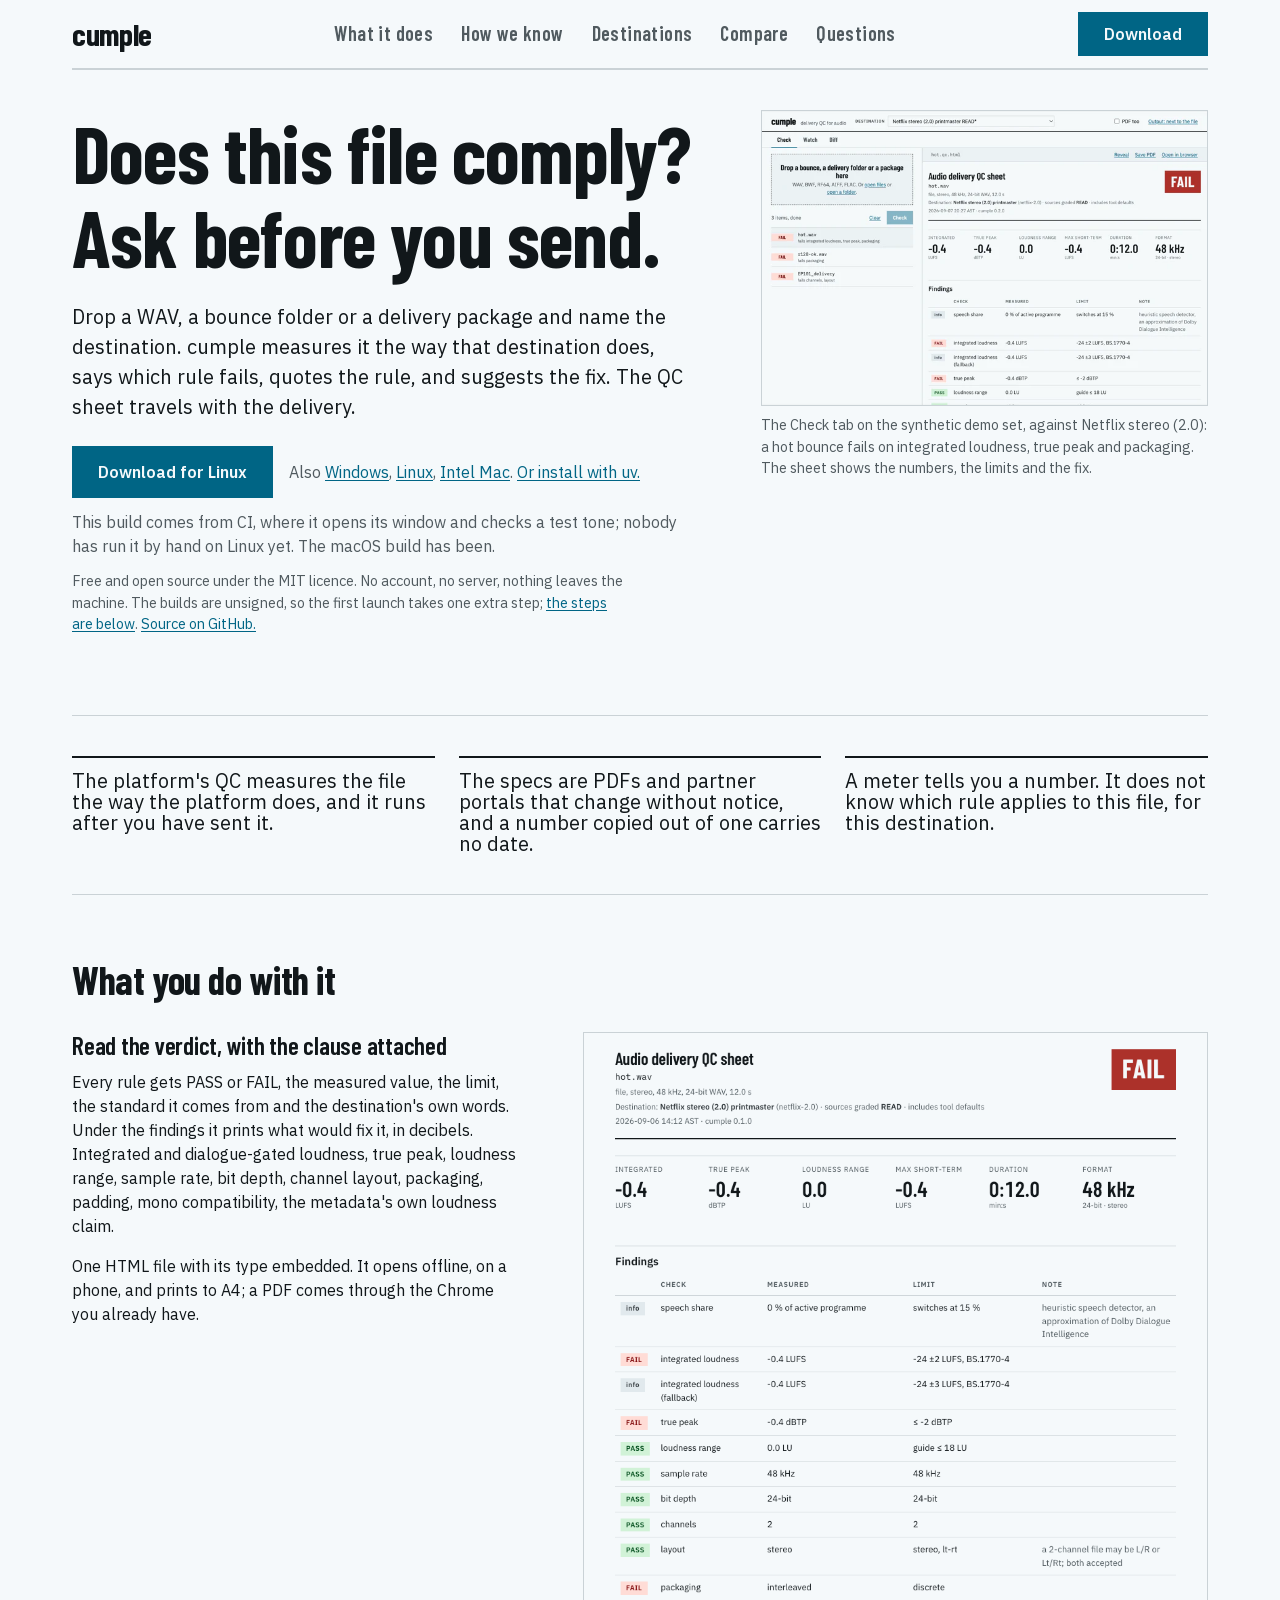
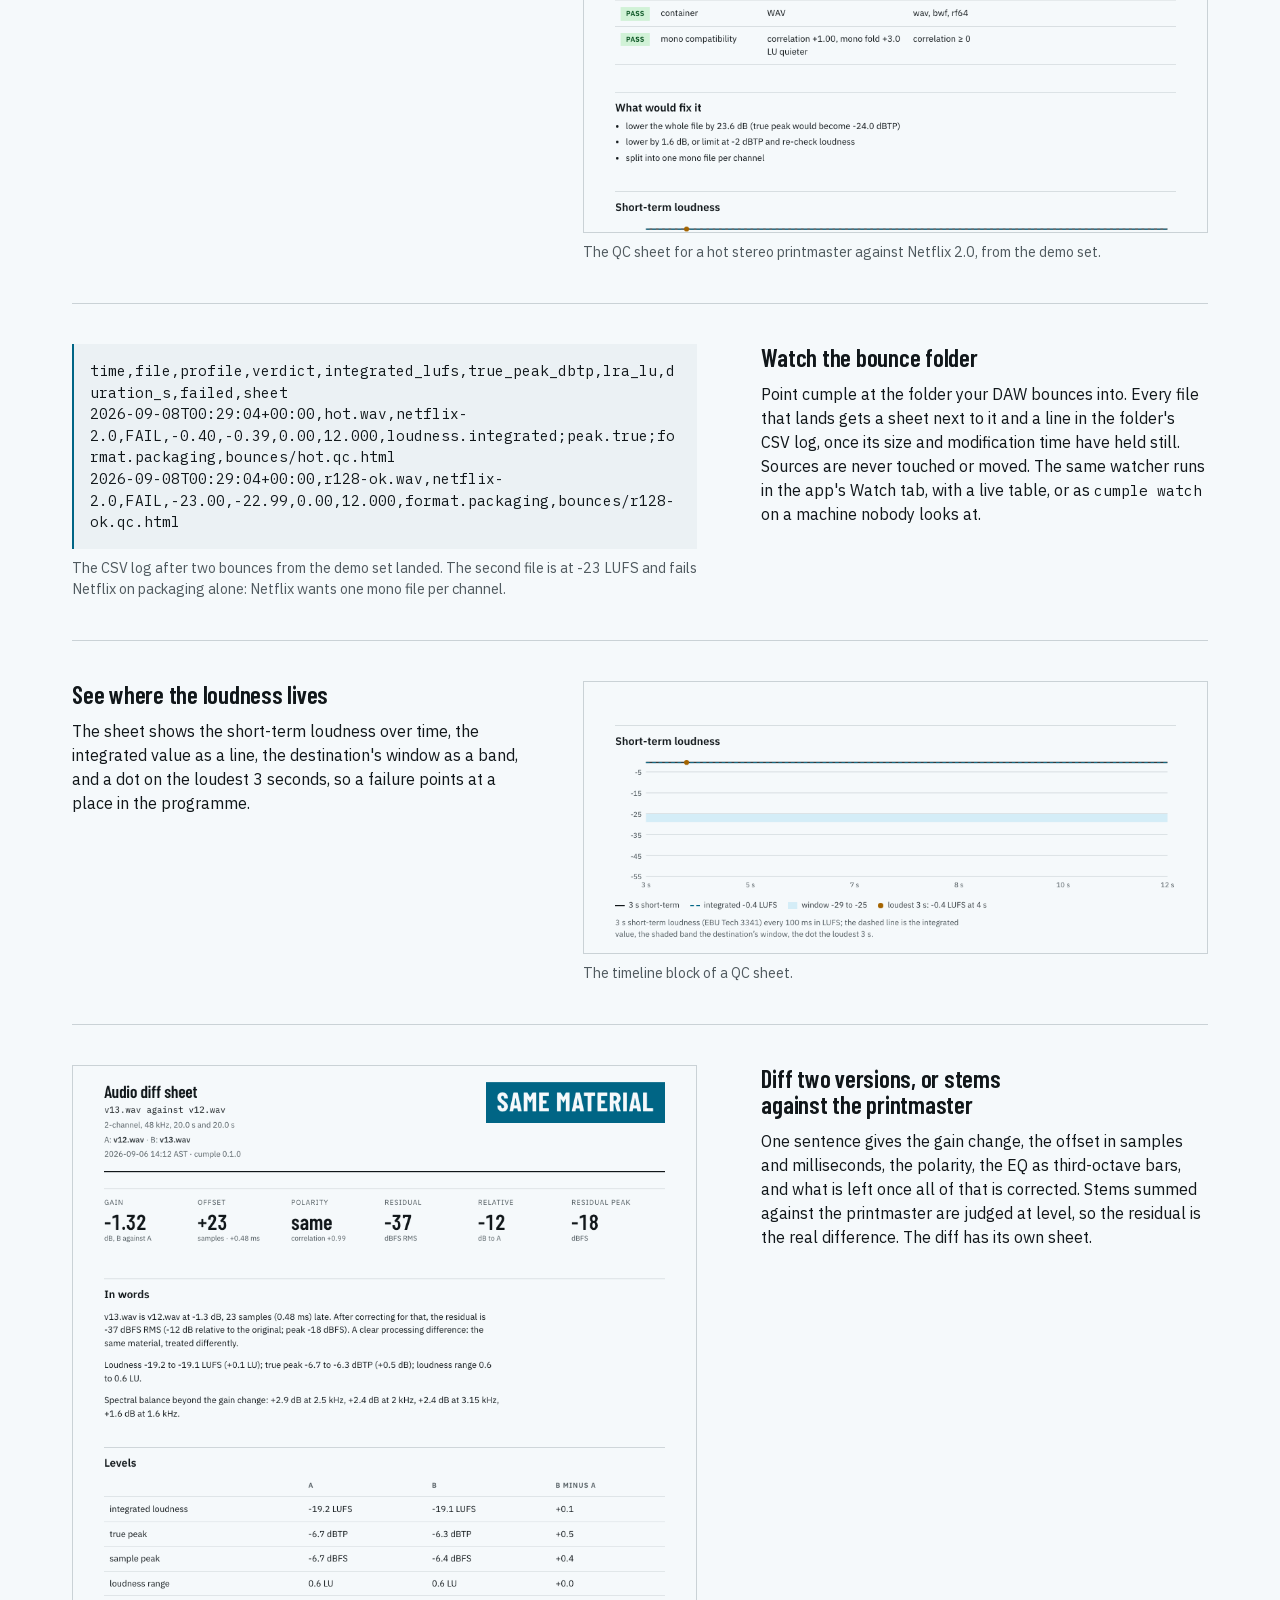
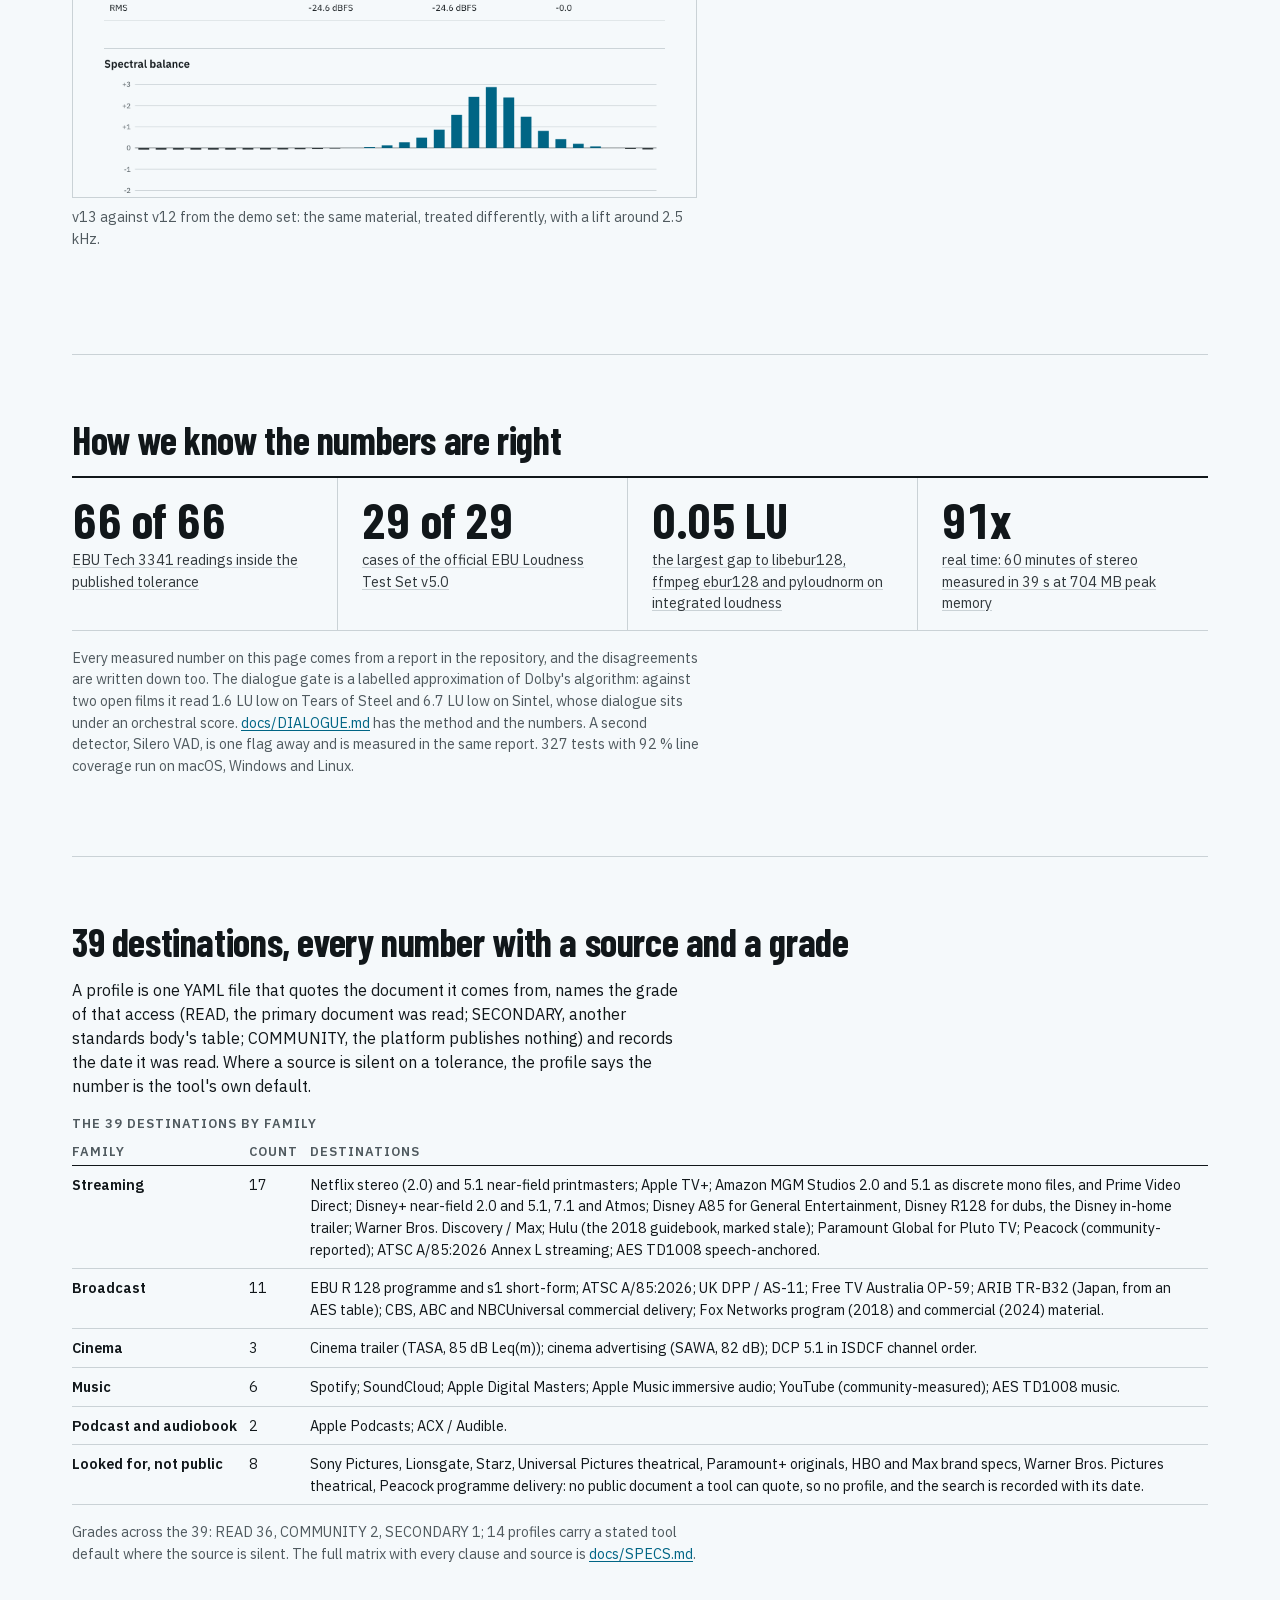
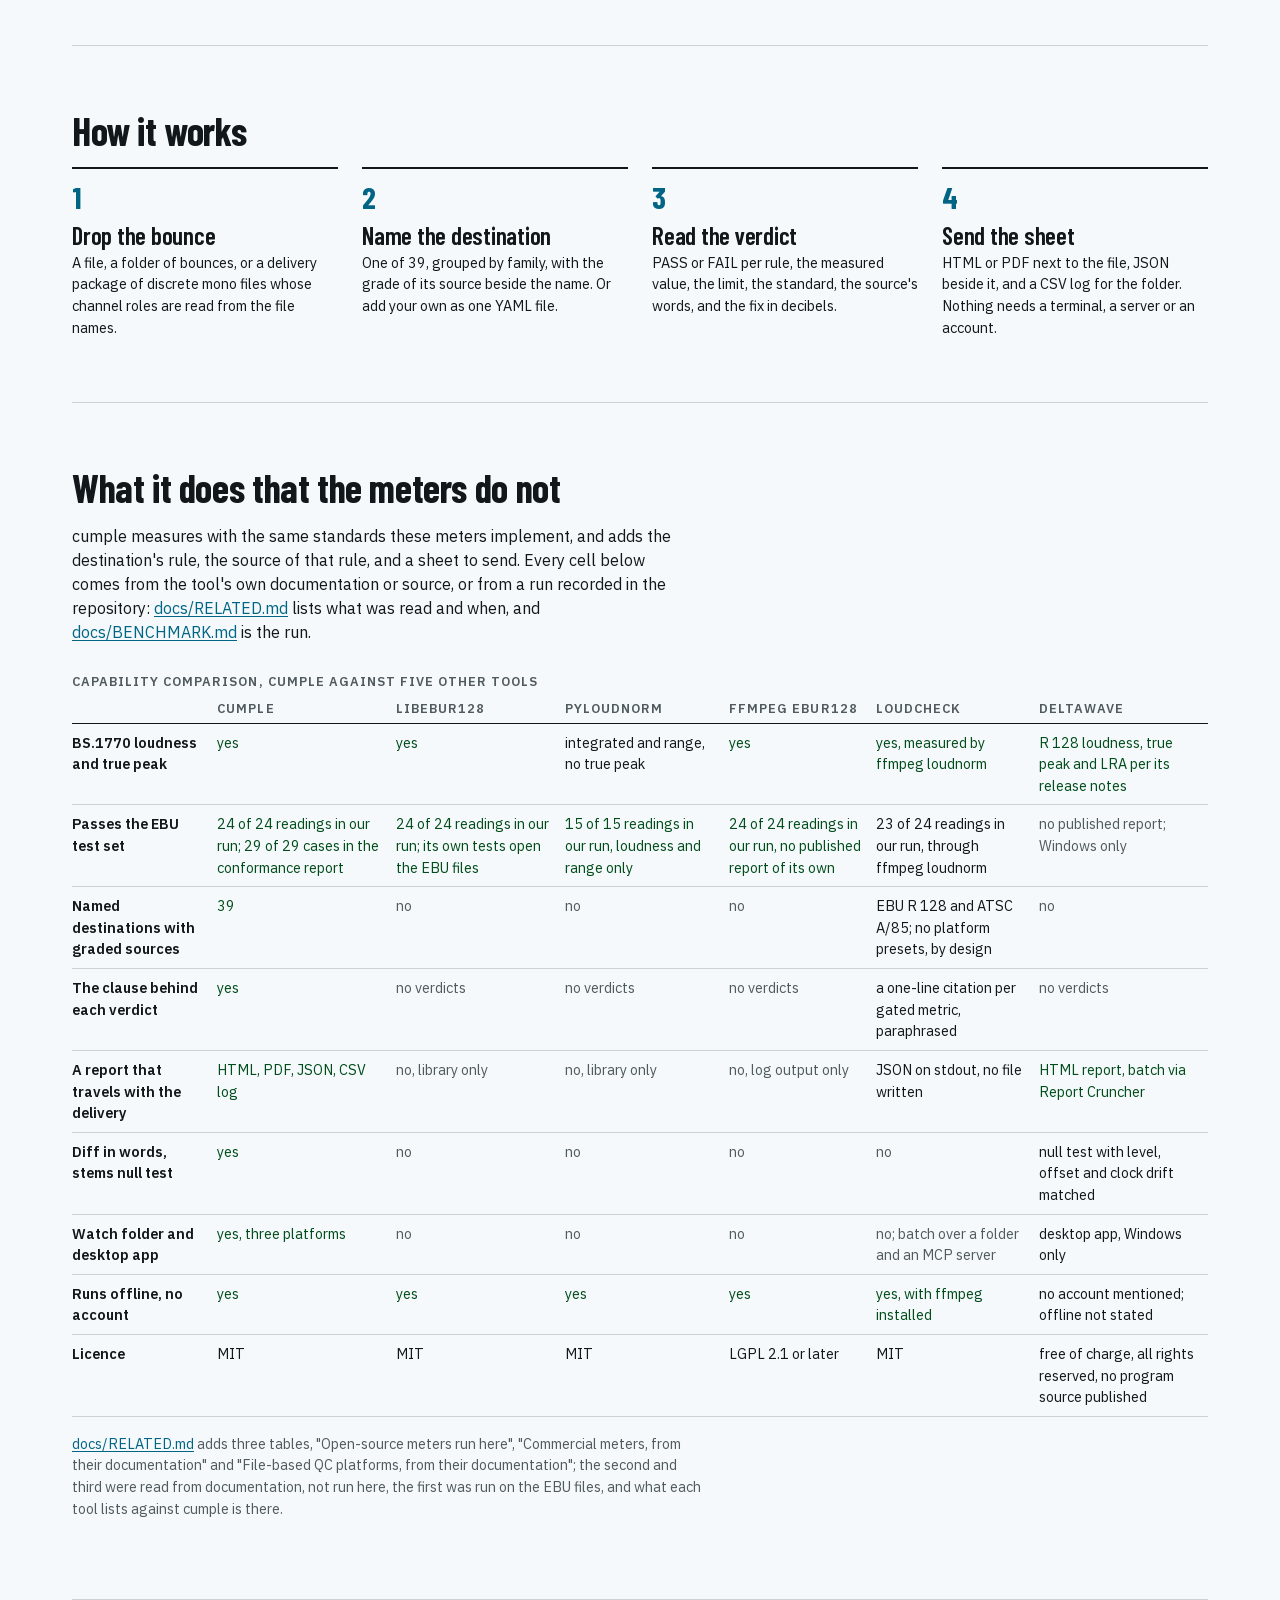
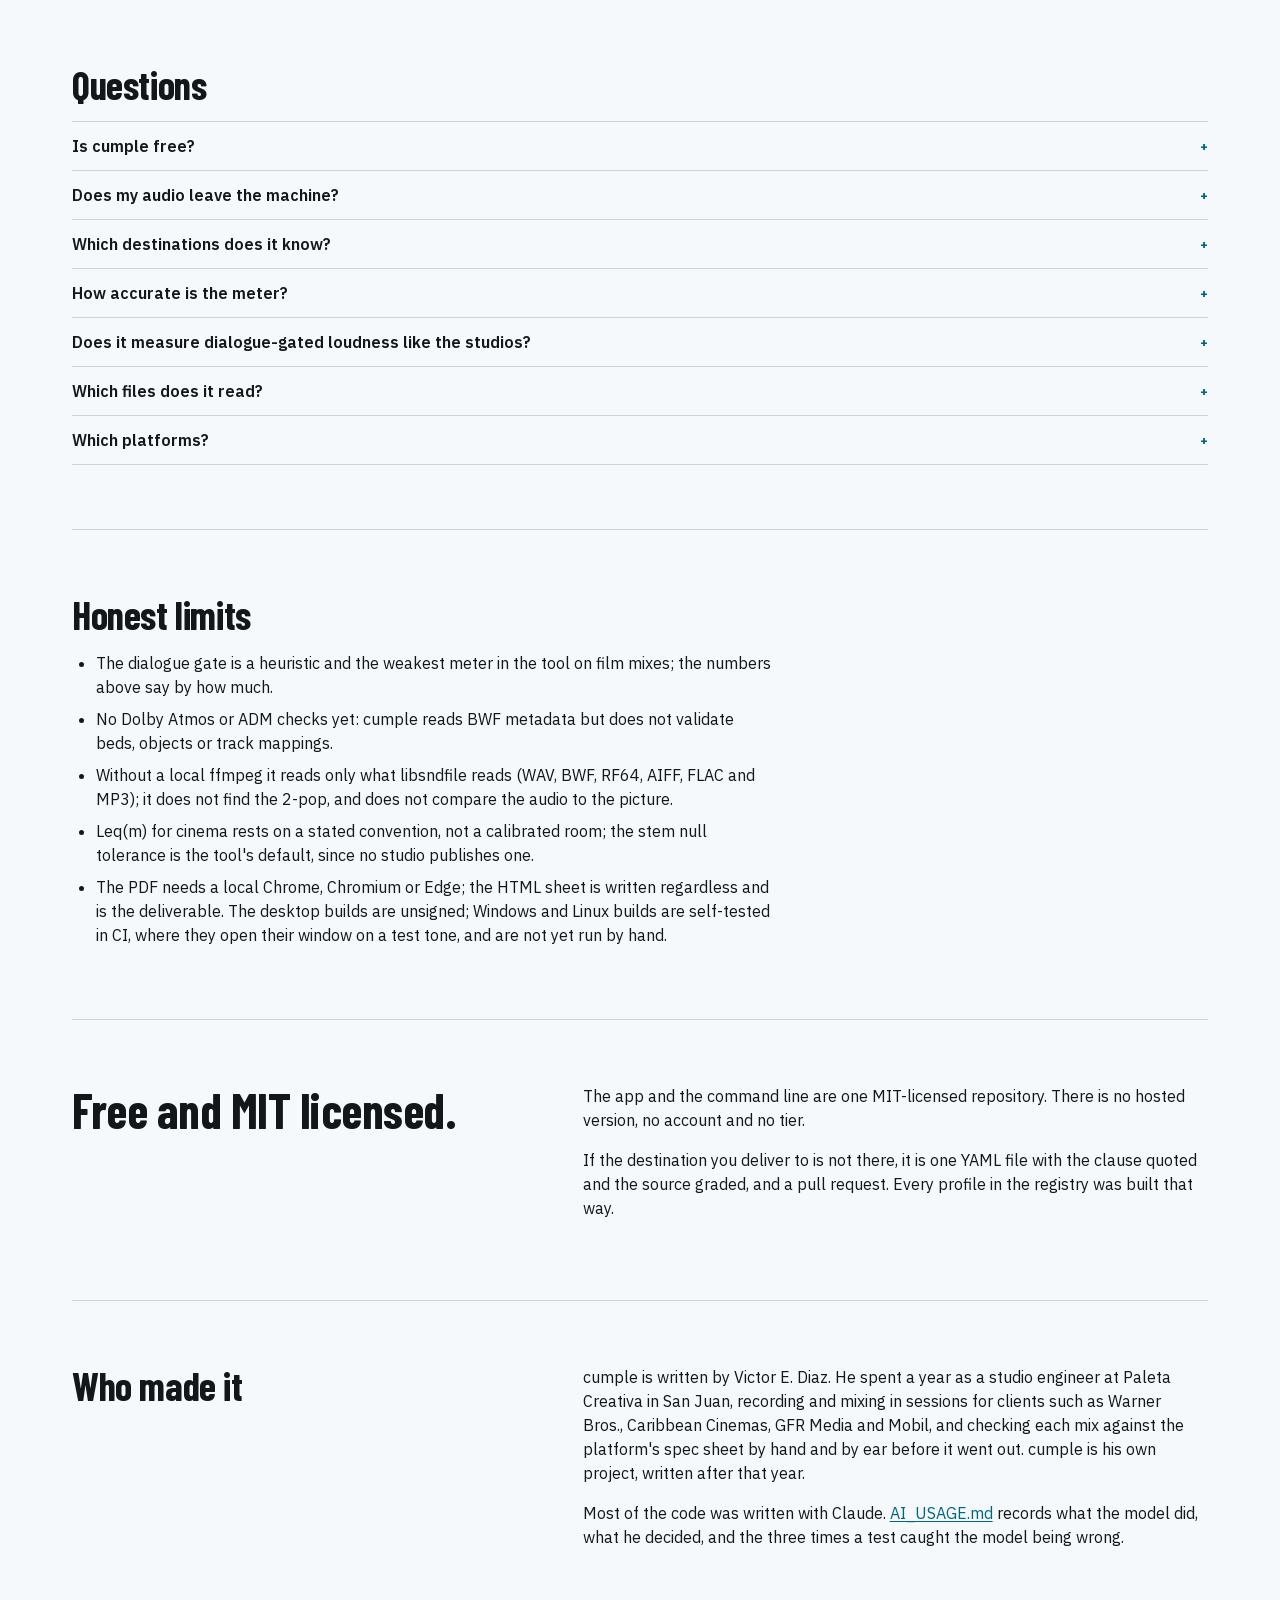
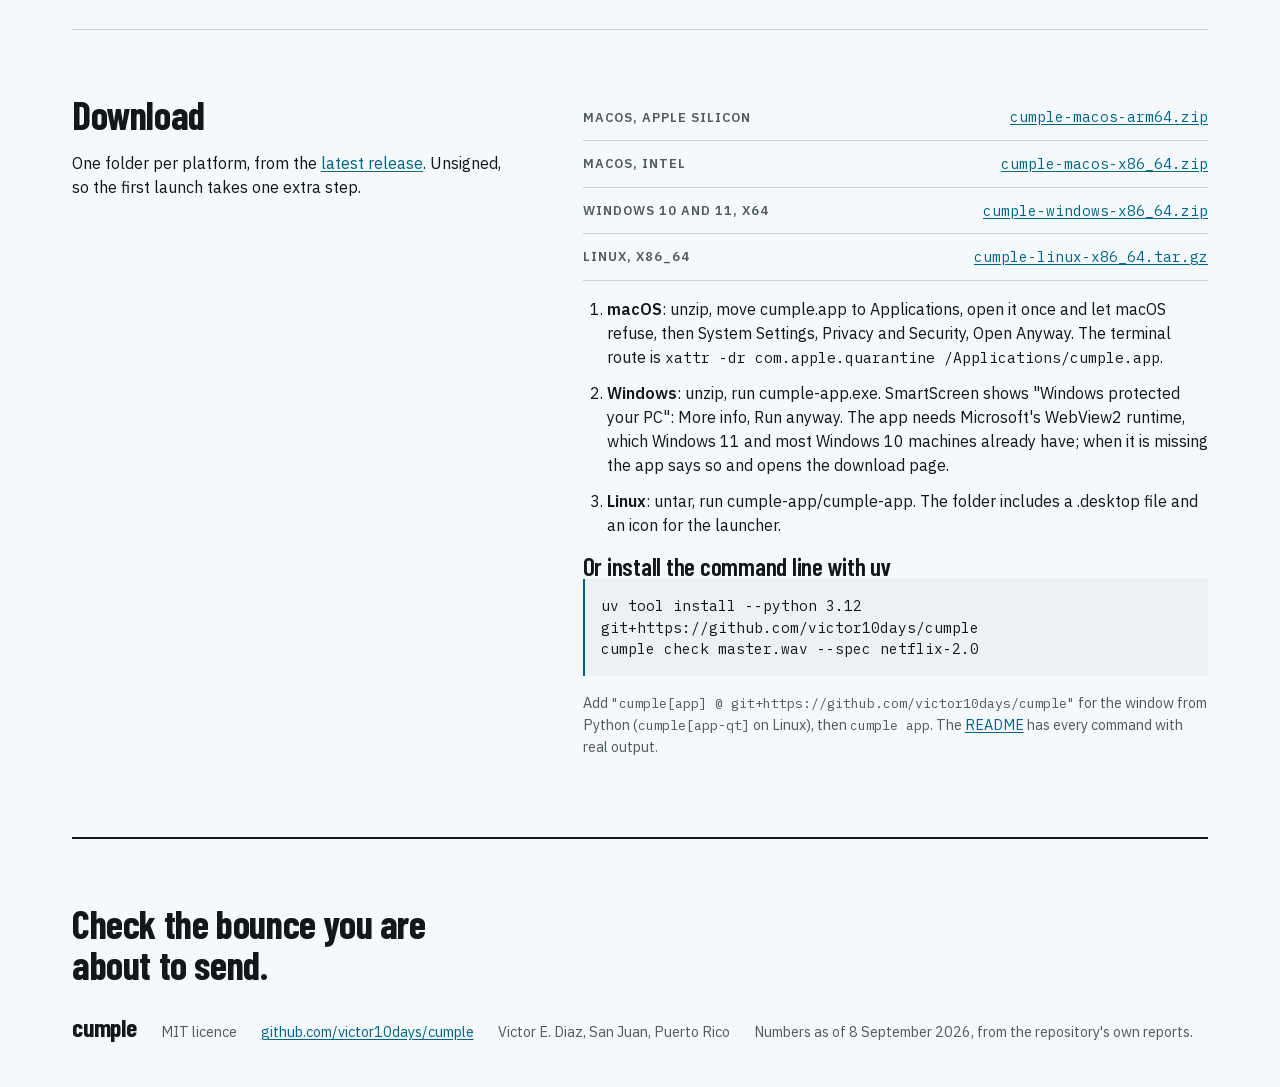
<file: site/index.html>
<!doctype html>
<html lang="en">
<head>
<meta charset="utf-8">
<meta name="viewport" content="width=device-width, initial-scale=1">
<title>cumple: delivery QC for audio</title>
<meta name="description" content="Delivery QC for audio: drop a bounce, name the destination, read the verdict with the clause attached. 39 destinations, a QC sheet, a watch folder, a diff.">
<link rel="canonical" href="https://cumple-uxa7.onrender.com/">
<meta property="og:type" content="website">
<meta property="og:site_name" content="cumple">
<meta property="og:locale" content="en">
<meta property="og:title" content="cumple: delivery QC for audio">
<meta property="og:description" content="Drop a bounce, name the destination, read the verdict with the clause attached. Free, MIT, for macOS, Windows and Linux.">
<meta property="og:url" content="https://cumple-uxa7.onrender.com/">
<meta property="og:image" content="https://cumple-uxa7.onrender.com/img/og-card.jpg">
<meta property="og:image:width" content="1200">
<meta property="og:image:height" content="630">
<meta property="og:image:alt" content="The cumple window with a QC sheet open, showing a FAIL stamp against Netflix stereo">
<meta name="twitter:card" content="summary_large_image">
<!-- theme-color is the sRGB of the paper token, oklch(98% 0.005 225); a meta tag cannot read a CSS variable. -->
<meta name="theme-color" content="#f5f9fb">
<link rel="icon" href="img/icon-32.png" type="image/png" sizes="32x32">
<link rel="icon" href="img/icon.png" type="image/png" sizes="512x512">
<link rel="apple-touch-icon" href="img/apple-touch-icon.png">
<link rel="stylesheet" href="tokens.css">
<link rel="preload" href="fonts/IBMPlexSans-Regular.woff2" as="font" type="font/woff2" crossorigin>
<link rel="preload" href="fonts/BarlowCondensed-Bold.woff2" as="font" type="font/woff2" crossorigin>
<style>
/* Hallmark · genre: modern-minimal · macrostructure: Workbench · theme: custom (cumple) · design-system: design.md
 * nav: N1b three-section (5 links · no dropdowns · always-solid, sticky · tabs in the app's rule-under treatment) · footer: Ft5 statement
 * enrichment: none (real screenshots) · contrast: pass (40-41) · honest: pass (46)
 * chrome: pass (47) · tokens: pass (48) · active: pass (26) · mobile: 320/375/414/768 · pre-emit critique: P4 H3 E4 S5 R3 V3 · 2026-09-10 */
@font-face { font-family: "Barlow Condensed"; font-weight: 600; font-style: normal; font-display: swap; src: url(fonts/BarlowCondensed-SemiBold.woff2) format("woff2"); }
@font-face { font-family: "Barlow Condensed"; font-weight: 700; font-style: normal; font-display: swap; src: url(fonts/BarlowCondensed-Bold.woff2) format("woff2"); }
@font-face { font-family: "IBM Plex Sans"; font-weight: 400; font-style: normal; font-display: swap; src: url(fonts/IBMPlexSans-Regular.woff2) format("woff2"); }
@font-face { font-family: "IBM Plex Sans"; font-weight: 600; font-style: normal; font-display: swap; src: url(fonts/IBMPlexSans-SemiBold.woff2) format("woff2"); }
@font-face { font-family: "IBM Plex Mono"; font-weight: 400; font-style: normal; font-display: swap; src: url(fonts/IBMPlexMono-Regular.woff2) format("woff2"); }

*, *::before, *::after { box-sizing: border-box; }
html { font-size: 16px; overflow-x: clip; scroll-behavior: smooth; }
body { margin: 0; overflow-x: clip; font-family: var(--font-body); font-size: var(--text-base); line-height: var(--lh-body); color: var(--color-ink); background: var(--color-paper); }
img { max-width: 100%; height: auto; display: block; }
a { color: var(--color-accent); text-decoration: underline; text-underline-offset: 2px; }
a:hover { color: var(--color-focus); }
a:active { color: var(--color-ink); }
:focus-visible { outline: 2px solid var(--color-focus); outline-offset: 2px; }
.skip { position: absolute; left: -9999px; top: 0; padding: var(--space-xs) var(--space-md); background: var(--color-paper); color: var(--color-accent); z-index: calc(var(--z-sticky) + 1); }
.skip:focus { left: 0; }
.vh { position: absolute; width: 1px; height: 1px; overflow: hidden; clip-path: inset(50%); white-space: nowrap; }
h1, h2, h3 { font-family: var(--font-display); font-weight: 700; font-style: normal; letter-spacing: -0.01em; line-height: var(--lh-tight); margin: 0; overflow-wrap: break-word; min-width: 0; text-wrap: balance; }
h1 { font-size: var(--text-display); }
h2 { font-size: var(--text-2xl); margin-bottom: var(--space-md); }
h3 { font-size: var(--text-lg); font-weight: 600; }
p { margin: 0 0 var(--space-md); max-width: 62ch; }
code, pre, .mono { font-family: var(--font-mono); font-size: 0.92em; }
code { overflow-wrap: anywhere; }
pre { margin: 0; padding: var(--space-md); background: var(--color-paper-2); border-left: var(--rule-thick) solid var(--color-accent); white-space: pre-wrap; overflow-wrap: anywhere; font-size: var(--text-sm); line-height: var(--lh-body); }
.wrap { --gutter: var(--space-lg); max-width: 74rem; margin: 0 auto; padding: 0 var(--gutter); }
section { padding: var(--space-2xl) 0; border-top: var(--rule-hair) solid var(--color-rule); }
section.tight { padding: var(--space-xl) 0; }
.lbl { font-weight: 600; font-size: var(--text-xs); letter-spacing: var(--track-label); text-transform: uppercase; color: var(--color-muted); }

/* The bar. --bar-h is its own height (one 44 px row, two below 56rem) so an anchor jump lands under it, not behind it. */
html { --bar-h: calc(44px + 2 * var(--space-sm) + var(--rule-hair)); scroll-padding-top: calc(var(--bar-h) + var(--space-md)); }
.nav { position: sticky; top: 0; z-index: var(--z-sticky); display: grid; grid-template-columns: auto minmax(0, 1fr) auto; grid-template-areas: "mark tabs btn"; align-items: center; column-gap: var(--space-lg); background: var(--color-paper); border-bottom: var(--rule-hair) solid var(--color-rule); }
.wordmark { font-family: var(--font-display); font-weight: 700; font-size: var(--text-xl); letter-spacing: -0.01em; color: var(--color-ink); text-decoration: none; }
.nav .wordmark { grid-area: mark; line-height: var(--lh-tight); margin: var(--space-sm) 0; }
.nav .btn { grid-area: btn; display: inline-flex; align-items: center; padding-top: 0; padding-bottom: 0; margin: var(--space-sm) 0; }
.tabs { grid-area: tabs; justify-self: center; align-self: stretch; max-width: 100%; display: flex; margin-bottom: calc(-1 * var(--rule-hair)); overflow-x: auto; scrollbar-width: none; }
.tabs::-webkit-scrollbar { display: none; }
.tabs ul { display: flex; gap: var(--space-2xs); margin: 0; padding: 0; list-style: none; }
.tabs li { display: flex; }
.tabs a { display: inline-flex; align-items: center; min-height: 44px; padding: 0 var(--space-sm); font-family: var(--font-display); font-weight: 600; font-size: var(--text-md); letter-spacing: 0.02em; line-height: var(--lh-tight); color: var(--color-muted); text-decoration: none; white-space: nowrap; border-bottom: var(--rule-thick) solid transparent; }
.tabs a:hover, .tabs a:active { color: var(--color-ink); }
.tabs a:focus-visible { outline-offset: -2px; }
.tabs a[aria-current] { color: var(--color-ink); border-bottom-color: var(--color-accent); }
.btn { display: inline-block; padding: var(--space-sm) var(--space-lg); min-height: 44px; border: var(--rule-thick) solid var(--color-accent); background: var(--color-accent); color: var(--color-accent-ink); font-weight: 600; text-decoration: none; white-space: nowrap; border-radius: var(--radius-none); }
.btn:hover { background: var(--color-focus); border-color: var(--color-focus); color: var(--color-accent-ink); }
.btn:active { background: var(--color-focus); border-color: var(--color-ink); color: var(--color-accent-ink); }

.hero { display: grid; grid-template-columns: minmax(0, 7fr) minmax(0, 5fr); gap: var(--space-2xl); align-items: start; padding: var(--space-xl) 0 var(--space-2xl); }
.hero h1 { margin-bottom: var(--space-lg); }
.lede { font-size: var(--text-md); max-width: 56ch; }
.cta { display: flex; flex-wrap: wrap; align-items: center; gap: var(--space-sm) var(--space-md); margin: var(--space-lg) 0 var(--space-sm); max-width: none; }
.also { color: var(--color-muted); }
.also a[href="#install"] { white-space: nowrap; }
.fine { color: var(--color-muted); font-size: var(--text-sm); }
figure { margin: 0; min-width: 0; }
.hero > *, .feature > *, .free > *, .two > * { min-width: 0; }
figure img { border: var(--rule-hair) solid var(--color-rule); }
figcaption { margin-top: var(--space-xs); color: var(--color-muted); font-size: var(--text-sm); }

.problems { list-style: none; margin: 0; padding: 0; display: grid; grid-template-columns: repeat(3, minmax(0, 1fr)); gap: var(--space-lg); }
.problems li { border-top: var(--rule-thick) solid var(--color-ink); padding-top: var(--space-sm); font-size: var(--text-md); line-height: var(--lh-tight); }

.feature { display: grid; grid-template-columns: minmax(0, 5fr) minmax(0, 7fr); gap: var(--space-2xl); align-items: start; padding: var(--space-xl) 0; border-top: var(--rule-hair) solid var(--color-rule); }
.feature.flip { grid-template-columns: minmax(0, 7fr) minmax(0, 5fr); }
.feature.flip .text { order: 2; }
.feature h3 { margin-bottom: var(--space-sm); }
.features > .feature:first-of-type { border-top: 0; padding-top: var(--space-md); }

/* The column gap sits outside each cell's right rule, so a figure keeps the same air on both sides of the divider it stands next to. */
.strip { display: grid; grid-template-columns: repeat(auto-fit, minmax(10rem, 1fr)); column-gap: var(--space-lg); border-top: var(--rule-thick) solid var(--color-ink); border-bottom: var(--rule-hair) solid var(--color-rule); }
.strip > div { padding: var(--space-md) var(--space-lg) var(--space-md) 0; border-right: var(--rule-hair) solid var(--color-rule); }
.strip > div:last-child { border-right: 0; }
.strip .big { display: block; font-family: var(--font-display); font-weight: 700; font-size: var(--text-3xl); line-height: var(--lh-tight); letter-spacing: -0.01em; font-variant-numeric: tabular-nums; overflow-wrap: break-word; min-width: 0; }
.strip .what { display: block; margin-top: var(--space-2xs); font-size: var(--text-sm); color: var(--color-ink-2); }
.strip a { color: inherit; text-decoration: none; }
.strip a .what { text-decoration: underline; text-underline-offset: 2px; text-decoration-color: var(--color-rule); }
.strip a:hover .big { color: var(--color-accent); }
.strip a:hover .what { text-decoration-color: var(--color-accent); }
.note { color: var(--color-muted); font-size: var(--text-sm); margin-top: var(--space-md); max-width: 70ch; }

table { width: 100%; border-collapse: collapse; margin-top: var(--space-sm); font-size: var(--text-sm); }
table caption { text-align: left; padding-bottom: var(--space-2xs); }
th { text-align: left; font-weight: 600; font-size: var(--text-xs); letter-spacing: var(--track-label); text-transform: uppercase; color: var(--color-muted); border-bottom: var(--rule-hair) solid var(--color-ink); padding: var(--space-2xs) var(--space-sm) var(--space-2xs) 0; vertical-align: bottom; }
td { border-bottom: var(--rule-hair) solid var(--color-rule); padding: var(--space-xs) var(--space-sm) var(--space-xs) 0; vertical-align: top; overflow-wrap: anywhere; }
td.num { font-family: var(--font-mono); font-variant-numeric: tabular-nums; white-space: nowrap; }
td.fam { font-weight: 600; white-space: nowrap; }
table.compare th[scope="row"] { font-weight: 600; font-size: var(--text-sm); letter-spacing: normal; text-transform: none; color: var(--color-ink); border-bottom: var(--rule-hair) solid var(--color-rule); padding: var(--space-xs) var(--space-sm) var(--space-xs) 0; vertical-align: top; text-align: left; }
table.compare td.yes { color: var(--color-pass-ink); }
table.compare td.no { color: var(--color-muted); }
.scroll { overflow-x: auto; }
.scroll td, .scroll th { overflow-wrap: normal; }

.steps { list-style: none; margin: 0; padding: 0; display: grid; grid-template-columns: repeat(4, minmax(0, 1fr)); gap: var(--space-lg); counter-reset: step; }
.steps li { border-top: var(--rule-thick) solid var(--color-ink); padding-top: var(--space-sm); }
.steps li::before { counter-increment: step; content: counter(step); display: block; font-family: var(--font-display); font-weight: 700; font-size: var(--text-xl); line-height: var(--lh-tight); color: var(--color-accent); margin-bottom: var(--space-xs); }
.steps h3 { margin-bottom: var(--space-2xs); }
.steps p { font-size: var(--text-sm); margin: 0; }

.faq details { border-top: var(--rule-hair) solid var(--color-rule); }
.faq details:last-child { border-bottom: var(--rule-hair) solid var(--color-rule); }
.faq summary { cursor: pointer; font-weight: 600; list-style: none; display: flex; align-items: center; justify-content: space-between; gap: var(--space-md); padding: var(--space-sm) 0; }
.faq summary::-webkit-details-marker { display: none; }
.faq summary::after { content: "+" / ""; font-family: var(--font-display); font-weight: 600; color: var(--color-accent); flex: 0 0 auto; }
.faq details[open] summary::after { content: "\2212" / ""; }
.faq details p { margin: 0 0 var(--space-sm); }

.limits { margin: 0; padding-left: var(--space-lg); max-width: 70ch; }
.limits li { margin-bottom: var(--space-xs); }
.free { display: grid; grid-template-columns: 5fr 7fr; gap: var(--space-2xl); align-items: start; }
.free h2 { font-size: var(--text-3xl); }
.two { display: grid; grid-template-columns: 5fr 7fr; gap: var(--space-2xl); align-items: start; }
.dl { list-style: none; margin: 0 0 var(--space-md); padding: 0; }
.dl li { border-bottom: var(--rule-hair) solid var(--color-rule); display: flex; align-items: center; justify-content: space-between; gap: var(--space-md); flex-wrap: wrap; }
.dl a { font-family: var(--font-mono); font-size: var(--text-sm); padding: var(--space-sm) 0; overflow-wrap: anywhere; }
.dl .lbl { align-self: center; }
.firstrun { padding-left: var(--space-lg); }
.firstrun li { margin-bottom: var(--space-sm); }

.foot { border-top: var(--rule-thick) solid var(--color-ink); padding: var(--space-2xl) 0 var(--space-xl); }
.statement { font-family: var(--font-display); font-weight: 700; font-size: var(--text-2xl); line-height: var(--lh-tight); letter-spacing: -0.01em; margin-bottom: var(--space-lg); max-width: 24ch; overflow-wrap: break-word; min-width: 0; }
.foot-row { display: flex; flex-wrap: wrap; gap: var(--space-md) var(--space-lg); align-items: baseline; color: var(--color-muted); font-size: var(--text-sm); }
.foot-row .wordmark { font-size: var(--text-lg); }

@media (max-width: 56rem) {
  html { --bar-h: calc(2 * 44px + 2 * var(--space-xs) + var(--rule-hair)); }
  .nav { grid-template-columns: minmax(0, 1fr) auto; grid-template-areas: "mark btn" "tabs tabs"; margin: 0 calc(-1 * var(--gutter)); padding: 0 var(--gutter); }
  .nav .wordmark, .nav .btn { margin: var(--space-xs) 0; }
  .tabs { justify-self: stretch; max-width: none; margin-left: calc(-1 * var(--gutter)); margin-right: calc(-1 * var(--gutter)); padding: 0 var(--gutter) 0 calc(var(--gutter) - var(--space-sm)); scroll-padding-inline: var(--gutter); }
  .hero, .feature, .feature.flip, .free, .two { grid-template-columns: minmax(0, 1fr); gap: var(--space-lg); }
  .feature.flip .text { order: 0; }
  .problems, .steps { grid-template-columns: minmax(0, 1fr); }
  .scroll table { width: max-content; min-width: 100%; }
  section { padding: var(--space-xl) 0; }
}
@media (max-width: 40rem) {
  .wrap { --gutter: var(--space-md); }
  .strip { grid-template-columns: repeat(2, minmax(0, 1fr)); column-gap: var(--space-md); }
  .strip > div { padding-right: var(--space-md); }
  .strip > div:nth-child(2n) { border-right: 0; }
  .strip .big { font-size: var(--text-2xl); }
  .scroll table caption { max-width: calc(100vw - 2rem); }
  table.stack thead { display: none; }
  table.stack tr { display: block; padding: var(--space-xs) 0; border-bottom: var(--rule-hair) solid var(--color-rule); }
  table.stack td { display: block; border: 0; padding: var(--space-3xs) 0; }
  table.stack td[data-h]::before { content: attr(data-h); display: block; font-size: var(--text-xs); letter-spacing: var(--track-label); text-transform: uppercase; color: var(--color-muted); }
}
@media (prefers-reduced-motion: reduce) { html { scroll-behavior: auto; } }
</style>
<script type="application/ld+json">
{
  "@context": "https://schema.org",
  "@type": "SoftwareApplication",
  "name": "cumple",
  "description": "Delivery QC for audio: drop a bounce, name the destination, read the verdict with the clause attached. 39 destinations, a QC sheet, a watch folder, a diff.",
  "applicationCategory": "MultimediaApplication",
  "operatingSystem": ["macOS", "Windows", "Linux"],
  "softwareVersion": "0.2.1",
  "dateModified": "2026-09-08",
  "url": "https://cumple-uxa7.onrender.com/",
  "sameAs": "https://github.com/victor10days/cumple",
  "downloadUrl": "https://github.com/victor10days/cumple/releases/latest",
  "image": "https://cumple-uxa7.onrender.com/img/og-card.jpg",
  "screenshot": "https://cumple-uxa7.onrender.com/img/app-window.png",
  "license": "https://opensource.org/license/mit",
  "isAccessibleForFree": true,
  "offers": { "@type": "Offer", "price": "0", "priceCurrency": "USD", "availability": "https://schema.org/InStock", "url": "https://github.com/victor10days/cumple/releases/latest" },
  "author": { "@type": "Person", "name": "Victor E. Diaz", "url": "https://github.com/victor10days" },
  "featureList": [
    "Measures loudness, true peak and format against 39 named destinations with graded, quoted sources",
    "Writes a one-page QC sheet that travels with the delivery",
    "Watches a bounce folder and checks every file that lands",
    "Diffs two versions in words and null-tests stems against the printmaster"
  ]
}
</script>
<script type="application/ld+json">
{
  "@context": "https://schema.org",
  "@type": "FAQPage",
  "mainEntity": [
    { "@type": "Question", "name": "Is cumple free?", "acceptedAnswer": { "@type": "Answer", "text": "Yes. MIT licence, no account, no server, no tier. The app and the command line are the same code, in one repository." } },
    { "@type": "Question", "name": "Does my audio leave the machine?", "acceptedAnswer": { "@type": "Answer", "text": "No. Nothing is uploaded. The only external programs cumple runs are already on the machine: Chrome, Chromium or Edge to print a PDF, and ffmpeg and ffprobe, when they are installed, to decode a compressed delivery." } },
    { "@type": "Question", "name": "Which destinations does it know?", "acceptedAnswer": { "@type": "Answer", "text": "39, each with the grade of its source and the date the source was read. A destination you add is one YAML file in your config folder, and a pull request if you want everyone to have it." } },
    { "@type": "Question", "name": "How accurate is the meter?", "acceptedAnswer": { "@type": "Answer", "text": "All 29 cases of the official EBU Loudness Test Set pass, with 66 of 66 Tech 3341 readings inside the published tolerance, and integrated loudness lands within 0.05 LU of libebur128, ffmpeg and pyloudnorm on the same files. The reports are in the repository and a script regenerates them." } },
    { "@type": "Question", "name": "Does it measure dialogue-gated loudness like the studios?", "acceptedAnswer": { "@type": "Answer", "text": "Approximately. Netflix, Amazon and Disney gate on dialogue with a Dolby algorithm nobody outside Dolby can run. cumple uses a heuristic speech detector, labelled as such on every sheet, that read 1.6 and 6.7 LU low on two open films; the full-programme value is always shown beside it, and Netflix's own fallback rule is applied before anything is flagged." } },
    { "@type": "Question", "name": "Which files does it read?", "acceptedAnswer": { "@type": "Answer", "text": "WAV, BWF, RF64, AIFF, FLAC and MP3, mono to 7.1 and packages of discrete mono files. With a local ffmpeg it also decodes AAC, AC-3 and E-AC-3 and the audio of MXF, MOV and MP4 files that carry one audio stream, and the report names the decoder; diff and fix still need PCM files. No Dolby Atmos or ADM checks yet." } },
    { "@type": "Question", "name": "Which platforms?", "acceptedAnswer": { "@type": "Answer", "text": "macOS on Apple silicon and Intel, Windows 10 and 11 on x64, Linux on x86_64. The builds come from CI and are unsigned; the macOS build is the one exercised by hand so far, and the Windows and Linux builds open their window and check a test tone in CI. Any machine with Python 3.12 can install the command line with uv." } }
  ]
}
</script>
</head>
<body>
<a class="skip" href="#main">Skip to content</a>
<div class="wrap">

<header class="nav" id="top">
  <a class="wordmark" href="#main">cumple</a>
  <nav class="tabs" aria-label="Sections">
    <ul>
      <li><a href="#features">What it does</a></li>
      <li><a href="#proof">How we know</a></li>
      <li><a href="#destinations">Destinations</a></li>
      <li><a href="#compare">Compare</a></li>
      <li><a href="#questions">Questions</a></li>
    </ul>
  </nav>
  <a class="btn" href="#download">Download</a>
</header>

<main id="main">

<section class="hero" aria-labelledby="hero-title">
  <div class="hero-text">
    <h1 id="hero-title">Does this file comply? Ask before you send.</h1>
    <p class="lede">Drop a WAV, a bounce folder or a delivery package and name the destination. cumple measures it the way that destination does, says which rule fails, quotes the rule, and suggests the fix. The QC sheet travels with the delivery.</p>
    <p class="cta">
      <a id="dl" class="btn" href="https://github.com/victor10days/cumple/releases/latest/download/cumple-macos-arm64.zip">Download for macOS</a>
      <span class="also">Also <a href="https://github.com/victor10days/cumple/releases/latest/download/cumple-windows-x86_64.zip">Windows</a>, <a href="https://github.com/victor10days/cumple/releases/latest/download/cumple-linux-x86_64.tar.gz">Linux</a>, <a href="https://github.com/victor10days/cumple/releases/latest/download/cumple-macos-x86_64.zip">Intel Mac</a>. <a href="#install">Or install with uv.</a></span>
    </p>
    <p class="fine">Free and open source under the MIT licence. No account, no server, nothing leaves the machine. The builds are unsigned, so the first launch takes one extra step; <a href="#download">the steps are below</a>. <a href="https://github.com/victor10days/cumple">Source on GitHub.</a></p>
  </div>
  <figure class="hero-fig">
    <picture>
      <source type="image/webp" srcset="img/app-window-720.webp 720w, img/app-window-1180.webp 1180w, img/app-window.webp 2360w" sizes="(min-width: 74rem) 447px, (min-width: 56rem) 33vw, calc(100vw - 3rem)">
      <img src="img/app-window.png" width="2360" height="1560" fetchpriority="high" decoding="async" alt="The cumple window: the Check tab with three queued items, two bounces and a delivery package, each with its verdict, and the QC sheet open on the right with a FAIL stamp">
    </picture>
    <figcaption>The Check tab on the synthetic demo set, against Netflix stereo (2.0): a hot bounce fails on integrated loudness, true peak and packaging. The sheet shows the numbers, the limits and the fix.</figcaption>
  </figure>
</section>

<section class="tight">
  <ul class="problems">
    <li>The platform's QC measures the file the way the platform does, and it runs after you have sent it.</li>
    <li>The specs are PDFs and partner portals that change without notice, and a number copied out of one carries no date.</li>
    <li>A meter tells you a number. It does not know which rule applies to this file, for this destination.</li>
  </ul>
</section>

<section class="features" aria-labelledby="features">
  <h2 id="features">What you do with it</h2>

  <div class="feature">
    <div class="text">
      <h3>Read the verdict, with the clause attached</h3>
      <p>Every rule gets PASS or FAIL, the measured value, the limit, the standard it comes from and the destination's own words. Under the findings it prints what would fix it, in decibels. Integrated and dialogue-gated loudness, true peak, loudness range, sample rate, bit depth, channel layout, packaging, padding, mono compatibility, the metadata's own loudness claim.</p>
      <p>One HTML file with its type embedded. It opens offline, on a phone, and prints to A4; a PDF comes through the Chrome you already have.</p>
    </div>
    <figure>
      <picture>
        <source type="image/webp" srcset="img/qc-sheet.webp">
        <img src="img/qc-sheet.png" width="920" height="1180" loading="lazy" decoding="async" alt="A cumple QC sheet: a stereo printmaster failing Netflix on integrated loudness and true peak, with the measured values, the limits and what would fix it">
      </picture>
      <figcaption>The QC sheet for a hot stereo printmaster against Netflix 2.0, from the demo set.</figcaption>
    </figure>
  </div>

  <div class="feature flip">
    <div class="text">
      <h3>Watch the bounce folder</h3>
      <p>Point cumple at the folder your DAW bounces into. Every file that lands gets a sheet next to it and a line in the folder's CSV log, once its size and modification time have held still. Sources are never touched or moved. The same watcher runs in the app's Watch tab, with a live table, or as <code>cumple watch</code> on a machine nobody looks at.</p>
    </div>
    <figure>
<pre>time,file,profile,verdict,integrated_lufs,true_peak_dbtp,lra_lu,duration_s,failed,sheet
2026-09-08T00:29:04+00:00,hot.wav,netflix-2.0,FAIL,-0.40,-0.39,0.00,12.000,loudness.integrated;peak.true;format.packaging,bounces/hot.qc.html
2026-09-08T00:29:04+00:00,r128-ok.wav,netflix-2.0,FAIL,-23.00,-22.99,0.00,12.000,format.packaging,bounces/r128-ok.qc.html</pre>
      <figcaption>The CSV log after two bounces from the demo set landed. The second file is at -23 LUFS and fails Netflix on packaging alone: Netflix wants one mono file per channel.</figcaption>
    </figure>
  </div>

  <div class="feature">
    <div class="text">
      <h3>See where the loudness lives</h3>
      <p>The sheet shows the short-term loudness over time, the integrated value as a line, the destination's window as a band, and a dot on the loudest 3 seconds, so a failure points at a place in the programme.</p>
    </div>
    <figure>
      <picture>
        <source type="image/webp" srcset="img/qc-timeline.webp">
        <img src="img/qc-timeline.png" width="920" height="400" loading="lazy" decoding="async" alt="The short-term loudness timeline from a QC sheet: the 3 second short-term loudness over time, the integrated value as a dashed line, the destination's window as a shaded band, and a dot on the loudest 3 seconds">
      </picture>
      <figcaption>The timeline block of a QC sheet.</figcaption>
    </figure>
  </div>

  <div class="feature flip">
    <div class="text">
      <h3>Diff two versions, or stems against the printmaster</h3>
      <p>One sentence gives the gain change, the offset in samples and milliseconds, the polarity, the EQ as third-octave bars, and what is left once all of that is corrected. Stems summed against the printmaster are judged at level, so the residual is the real difference. The diff has its own sheet.</p>
    </div>
    <figure>
      <picture>
        <source type="image/webp" srcset="img/diff-sheet.webp">
        <img src="img/diff-sheet.png" width="920" height="1080" loading="lazy" decoding="async" alt="A cumple diff sheet: the gain, offset and residual numbers, the levels of both files, and third-octave bars with a lift in the upper mids">
      </picture>
      <figcaption>v13 against v12 from the demo set: the same material, treated differently, with a lift around 2.5 kHz.</figcaption>
    </figure>
  </div>
</section>

<section aria-labelledby="proof">
  <h2 id="proof">How we know the numbers are right</h2>
  <div class="strip">
    <div><a href="https://github.com/victor10days/cumple/blob/main/docs/CONFORMANCE.md"><span class="big">66 of 66</span> <span class="what">EBU Tech 3341 readings inside the published tolerance</span></a></div>
    <div><a href="https://github.com/victor10days/cumple/blob/main/docs/CONFORMANCE.md"><span class="big">29 of 29</span> <span class="what">cases of the official EBU Loudness Test Set v5.0</span></a></div>
    <div><a href="https://github.com/victor10days/cumple/blob/main/docs/BENCHMARK.md"><span class="big">0.05 LU</span> <span class="what">the largest gap to libebur128, ffmpeg ebur128 and pyloudnorm on integrated loudness</span></a></div>
    <div><a href="https://github.com/victor10days/cumple/blob/main/docs/PERF.md" aria-label="91 times real time: 60 minutes of stereo measured in 39 seconds at 704 MB peak memory"><span class="big">91x</span> <span class="what">real time: 60 minutes of stereo measured in 39 s at 704 MB peak memory</span></a></div>
  </div>
  <p class="note">Every measured number on this page comes from a report in the repository, and the disagreements are written down too. The dialogue gate is a labelled approximation of Dolby's algorithm: against two open films it read 1.6 LU low on Tears of Steel and 6.7 LU low on Sintel, whose dialogue sits under an orchestral score. <a href="https://github.com/victor10days/cumple/blob/main/docs/DIALOGUE.md">docs/DIALOGUE.md</a> has the method and the numbers. A second detector, Silero VAD, is one flag away and is measured in the same report. 327 tests with 92 % line coverage run on macOS, Windows and Linux.</p>
</section>

<section aria-labelledby="destinations">
  <h2 id="destinations"><span data-count="39">39 destinations</span>, every number with a source and a grade</h2>
  <p>A profile is one YAML file that quotes the document it comes from, names the grade of that access (READ, the primary document was read; SECONDARY, another standards body's table; COMMUNITY, the platform publishes nothing) and records the date it was read. Where a source is silent on a tolerance, the profile says the number is the tool's own default.</p>
  <table class="stack destinations">
    <caption class="lbl">The 39 destinations by family</caption>
    <thead><tr><th scope="col">Family</th><th scope="col">Count</th><th scope="col">Destinations</th></tr></thead>
    <tbody>
      <tr><td class="fam" data-h="Family">Streaming</td><td class="num" data-h="Count">17</td><td data-h="Destinations">Netflix stereo (2.0) and 5.1 near-field printmasters; Apple TV+; Amazon MGM Studios 2.0 and 5.1 as discrete mono files, and Prime Video Direct; Disney+ near-field 2.0 and 5.1, 7.1 and Atmos; Disney A85 for General Entertainment, Disney R128 for dubs, the Disney in-home trailer; Warner Bros. Discovery / Max; Hulu (the 2018 guidebook, marked stale); Paramount Global for Pluto TV; Peacock (community-reported); ATSC A/85:2026 Annex L streaming; AES TD1008 speech-anchored.</td></tr>
      <tr><td class="fam" data-h="Family">Broadcast</td><td class="num" data-h="Count">11</td><td data-h="Destinations">EBU R 128 programme and s1 short-form; ATSC A/85:2026; UK DPP / AS-11; Free TV Australia OP-59; ARIB TR-B32 (Japan, from an AES table); CBS, ABC and NBCUniversal commercial delivery; Fox Networks program (2018) and commercial (2024) material.</td></tr>
      <tr><td class="fam" data-h="Family">Cinema</td><td class="num" data-h="Count">3</td><td data-h="Destinations">Cinema trailer (TASA, 85 dB Leq(m)); cinema advertising (SAWA, 82 dB); DCP 5.1 in ISDCF channel order.</td></tr>
      <tr><td class="fam" data-h="Family">Music</td><td class="num" data-h="Count">6</td><td data-h="Destinations">Spotify; SoundCloud; Apple Digital Masters; Apple Music immersive audio; YouTube (community-measured); AES TD1008 music.</td></tr>
      <tr><td class="fam" data-h="Family">Podcast and audiobook</td><td class="num" data-h="Count">2</td><td data-h="Destinations">Apple Podcasts; ACX / Audible.</td></tr>
      <tr><td class="fam" data-h="Family">Looked for, not public</td><td class="num" data-h="Count">8</td><td data-h="Destinations">Sony Pictures, Lionsgate, Starz, Universal Pictures theatrical, Paramount+ originals, HBO and Max brand specs, Warner Bros. Pictures theatrical, Peacock programme delivery: no public document a tool can quote, so no profile, and the search is recorded with its date.</td></tr>
    </tbody>
  </table>
  <p class="note">Grades across the 39: READ 36, COMMUNITY 2, SECONDARY 1; 14 profiles carry a stated tool default where the source is silent. The full matrix with every clause and source is <a href="https://github.com/victor10days/cumple/blob/main/docs/SPECS.md">docs/SPECS.md</a>.</p>
</section>

<section aria-labelledby="how">
  <h2 id="how">How it works</h2>
  <ol class="steps">
    <li><h3>Drop the bounce</h3><p>A file, a folder of bounces, or a delivery package of discrete mono files whose channel roles are read from the file names.</p></li>
    <li><h3>Name the destination</h3><p>One of 39, grouped by family, with the grade of its source beside the name. Or add your own as one YAML file.</p></li>
    <li><h3>Read the verdict</h3><p>PASS or FAIL per rule, the measured value, the limit, the standard, the source's words, and the fix in decibels.</p></li>
    <li><h3>Send the sheet</h3><p>HTML or PDF next to the file, JSON beside it, and a CSV log for the folder. Nothing needs a terminal, a server or an account.</p></li>
  </ol>
</section>

<section aria-labelledby="compare">
  <h2 id="compare">What it does that the meters do not</h2>
  <p>cumple measures with the same standards these meters implement, and adds the destination's rule, the source of that rule, and a sheet to send. Every cell below comes from the tool's own documentation or source, or from a run recorded in the repository: <a href="https://github.com/victor10days/cumple/blob/main/docs/RELATED.md">docs/RELATED.md</a> lists what was read and when, and <a href="https://github.com/victor10days/cumple/blob/main/docs/BENCHMARK.md">docs/BENCHMARK.md</a> is the run.</p>
  <div class="scroll" role="region" aria-label="Comparison with other tools" tabindex="0">
  <table class="compare">
    <caption class="lbl">Capability comparison, cumple against five other tools</caption>
    <thead><tr><th scope="col"><span class="vh">Capability</span></th><th scope="col">cumple</th><th scope="col">libebur128</th><th scope="col">pyloudnorm</th><th scope="col">ffmpeg ebur128</th><th scope="col">loudcheck</th><th scope="col">DeltaWave</th></tr></thead>
    <tbody>
      <tr><th scope="row">BS.1770 loudness and true peak</th><td class="yes">yes</td><td class="yes">yes</td><td>integrated and range, no true peak</td><td class="yes">yes</td><td class="yes">yes, measured by ffmpeg loudnorm</td><td class="yes">R 128 loudness, true peak and LRA per its release notes</td></tr>
      <tr><th scope="row">Passes the EBU test set</th><td class="yes">24 of 24 readings in our run; 29 of 29 cases in the conformance report</td><td class="yes">24 of 24 readings in our run; its own tests open the EBU files</td><td class="yes">15 of 15 readings in our run, loudness and range only</td><td class="yes">24 of 24 readings in our run, no published report of its own</td><td>23 of 24 readings in our run, through ffmpeg loudnorm</td><td class="no">no published report; Windows only</td></tr>
      <tr><th scope="row">Named destinations with graded sources</th><td class="yes">39</td><td class="no">no</td><td class="no">no</td><td class="no">no</td><td>EBU R 128 and ATSC A/85; no platform presets, by design</td><td class="no">no</td></tr>
      <tr><th scope="row">The clause behind each verdict</th><td class="yes">yes</td><td class="no">no verdicts</td><td class="no">no verdicts</td><td class="no">no verdicts</td><td>a one-line citation per gated metric, paraphrased</td><td class="no">no verdicts</td></tr>
      <tr><th scope="row">A report that travels with the delivery</th><td class="yes">HTML, PDF, JSON, CSV log</td><td class="no">no, library only</td><td class="no">no, library only</td><td class="no">no, log output only</td><td>JSON on stdout, no file written</td><td class="yes">HTML report, batch via Report Cruncher</td></tr>
      <tr><th scope="row">Diff in words, stems null test</th><td class="yes">yes</td><td class="no">no</td><td class="no">no</td><td class="no">no</td><td class="no">no</td><td>null test with level, offset and clock drift matched</td></tr>
      <tr><th scope="row">Watch folder and desktop app</th><td class="yes">yes, three platforms</td><td class="no">no</td><td class="no">no</td><td class="no">no</td><td class="no">no; batch over a folder and an MCP server</td><td>desktop app, Windows only</td></tr>
      <tr><th scope="row">Runs offline, no account</th><td class="yes">yes</td><td class="yes">yes</td><td class="yes">yes</td><td class="yes">yes</td><td class="yes">yes, with ffmpeg installed</td><td>no account mentioned; offline not stated</td></tr>
      <tr><th scope="row">Licence</th><td>MIT</td><td>MIT</td><td>MIT</td><td>LGPL 2.1 or later</td><td>MIT</td><td>free of charge, all rights reserved, no program source published</td></tr>
    </tbody>
  </table>
  </div>
  <p class="note"><a href="https://github.com/victor10days/cumple/blob/main/docs/RELATED.md">docs/RELATED.md</a> adds three tables, "Open-source meters run here", "Commercial meters, from their documentation" and "File-based QC platforms, from their documentation"; the second and third were read from documentation, not run here, the first was run on the EBU files, and what each tool lists against cumple is there.</p>
</section>

<section class="faq" aria-labelledby="questions">
  <h2 id="questions">Questions</h2>
  <details><summary>Is cumple free?</summary><p>Yes. MIT licence, no account, no server, no tier. The app and the command line are the same code, in one repository.</p></details>
  <details><summary>Does my audio leave the machine?</summary><p>No. Nothing is uploaded. The only external programs cumple runs are already on the machine: Chrome, Chromium or Edge to print a PDF, and ffmpeg and ffprobe, when they are installed, to decode a compressed delivery.</p></details>
  <details><summary>Which destinations does it know?</summary><p>39, each with the grade of its source and the date the source was read. A destination you add is one YAML file in your config folder, and a pull request if you want everyone to have it.</p></details>
  <details><summary>How accurate is the meter?</summary><p>All 29 cases of the official EBU Loudness Test Set pass, with 66 of 66 Tech 3341 readings inside the published tolerance, and integrated loudness lands within 0.05 LU of libebur128, ffmpeg and pyloudnorm on the same files. The reports are in the repository and a script regenerates them.</p></details>
  <details><summary>Does it measure dialogue-gated loudness like the studios?</summary><p>Approximately. Netflix, Amazon and Disney gate on dialogue with a Dolby algorithm nobody outside Dolby can run. cumple uses a heuristic speech detector, labelled as such on every sheet, that read 1.6 and 6.7 LU low on two open films; the full-programme value is always shown beside it, and Netflix's own fallback rule is applied before anything is flagged.</p></details>
  <details><summary>Which files does it read?</summary><p>WAV, BWF, RF64, AIFF, FLAC and MP3, mono to 7.1 and packages of discrete mono files. With a local ffmpeg it also decodes AAC, AC-3 and E-AC-3 and the audio of MXF, MOV and MP4 files that carry one audio stream, and the report names the decoder; diff and fix still need PCM files. No Dolby Atmos or ADM checks yet.</p></details>
  <details><summary>Which platforms?</summary><p>macOS on Apple silicon and Intel, Windows 10 and 11 on x64, Linux on x86_64. The builds come from CI and are unsigned; the macOS build is the one exercised by hand so far, and the Windows and Linux builds open their window and check a test tone in CI. Any machine with Python 3.12 can install the command line with uv.</p></details>
</section>

<section aria-labelledby="limits">
  <h2 id="limits">Honest limits</h2>
  <ul class="limits">
    <li>The dialogue gate is a heuristic and the weakest meter in the tool on film mixes; the numbers above say by how much.</li>
    <li>No Dolby Atmos or ADM checks yet: cumple reads BWF metadata but does not validate beds, objects or track mappings.</li>
    <li>Without a local ffmpeg it reads only what libsndfile reads (WAV, BWF, RF64, AIFF, FLAC and MP3); it does not find the 2-pop, and does not compare the audio to the picture.</li>
    <li>Leq(m) for cinema rests on a stated convention, not a calibrated room; the stem null tolerance is the tool's default, since no studio publishes one.</li>
    <li>The PDF needs a local Chrome, Chromium or Edge; the HTML sheet is written regardless and is the deliverable. The desktop builds are unsigned; Windows and Linux builds are self-tested in CI, where they open their window on a test tone, and are not yet run by hand.</li>
  </ul>
</section>

<section class="free" aria-labelledby="free">
  <div><h2 id="free">Free and MIT licensed.</h2></div>
  <div>
    <p>The app and the command line are one MIT-licensed repository. There is no hosted version, no account and no tier.</p>
    <p>If the destination you deliver to is not there, it is one YAML file with the clause quoted and the source graded, and a pull request. Every profile in the registry was built that way.</p>
  </div>
</section>

<section class="two" aria-labelledby="who">
  <div><h2 id="who">Who made it</h2></div>
  <div>
    <p>cumple is written by Victor E. Diaz. He spent a year as a studio engineer at Paleta Creativa in San Juan, recording and mixing in sessions for clients such as Warner Bros., Caribbean Cinemas, GFR Media and Mobil, and checking each mix against the platform's spec sheet by hand and by ear before it went out. cumple is his own project, written after that year.</p>
    <p>Most of the code was written with Claude. <a href="https://github.com/victor10days/cumple/blob/main/AI_USAGE.md">AI_USAGE.md</a> records what the model did, what he decided, and the three times a test caught the model being wrong.</p>
  </div>
</section>

<section id="download" class="two" aria-labelledby="download-title">
  <div>
    <h2 id="download-title">Download</h2>
    <p>One folder per platform, from the <a href="https://github.com/victor10days/cumple/releases/latest">latest release</a>. Unsigned, so the first launch takes one extra step.</p>
  </div>
  <div>
    <ul class="dl">
      <li><span class="lbl">macOS, Apple silicon</span><a href="https://github.com/victor10days/cumple/releases/latest/download/cumple-macos-arm64.zip">cumple-macos-arm64.zip</a></li>
      <li><span class="lbl">macOS, Intel</span><a href="https://github.com/victor10days/cumple/releases/latest/download/cumple-macos-x86_64.zip">cumple-macos-x86_64.zip</a></li>
      <li><span class="lbl">Windows 10 and 11, x64</span><a href="https://github.com/victor10days/cumple/releases/latest/download/cumple-windows-x86_64.zip">cumple-windows-x86_64.zip</a></li>
      <li><span class="lbl">Linux, x86_64</span><a href="https://github.com/victor10days/cumple/releases/latest/download/cumple-linux-x86_64.tar.gz">cumple-linux-x86_64.tar.gz</a></li>
    </ul>
    <ol class="firstrun">
      <li><strong>macOS</strong>: unzip, move cumple.app to Applications, open it once and let macOS refuse, then System Settings, Privacy and Security, Open Anyway. The terminal route is <code>xattr -dr com.apple.quarantine /Applications/cumple.app</code>.</li>
      <li><strong>Windows</strong>: unzip, run cumple-app.exe. SmartScreen shows "Windows protected your PC": More info, Run anyway. The app needs Microsoft's WebView2 runtime, which Windows 11 and most Windows 10 machines already have; when it is missing the app says so and opens the download page.</li>
      <li><strong>Linux</strong>: untar, run cumple-app/cumple-app. The folder includes a .desktop file and an icon for the launcher.</li>
    </ol>
    <h3 id="install">Or install the command line with uv</h3>
<pre>uv tool install --python 3.12 git+https://github.com/victor10days/cumple
cumple check master.wav --spec netflix-2.0</pre>
    <p class="note">Add <code>"cumple[app] @ git+https://github.com/victor10days/cumple"</code> for the window from Python (<code>cumple[app-qt]</code> on Linux), then <code>cumple app</code>. The <a href="https://github.com/victor10days/cumple#readme">README</a> has every command with real output.</p>
  </div>
</section>

</main>

<footer class="foot">
  <p class="statement">Check the bounce you are about to send.</p>
  <div class="foot-row">
    <span class="wordmark">cumple</span>
    <span>MIT licence</span>
    <a href="https://github.com/victor10days/cumple">github.com/victor10days/cumple</a>
    <span>Victor E. Diaz, San Juan, Puerto Rico</span>
    <span>Numbers as of 8 September 2026, from the repository's own reports.</span>
  </div>
</footer>

</div>
<script>
(function () {
  var uad = navigator.userAgentData;
  var p = (uad && uad.platform) || navigator.platform || "";
  var base = "https://github.com/victor10days/cumple/releases/latest/download/";
  var a = document.getElementById("dl");
  if (/iphone|ipad|ipod|android/i.test(navigator.userAgent) || (/mac/i.test(p) && navigator.maxTouchPoints > 1)) {
    a.href = "https://github.com/victor10days/cumple/releases/latest";
    a.textContent = "See the downloads";
    return;
  }
  var pick = /win/i.test(p) ? ["cumple-windows-x86_64.zip", "Download for Windows"]
    : /linux/i.test(p) ? ["cumple-linux-x86_64.tar.gz", "Download for Linux"]
    : /mac/i.test(p) ? ["cumple-macos-arm64.zip", "Download for macOS"] : null;
  if (!pick) { return; }
  a.href = base + pick[0];
  a.textContent = pick[1];
  if (!/mac/i.test(p)) {
    var n = document.createElement("span");
    n.className = "also";
    n.textContent = "This build comes from CI, where it opens its window and checks a test tone; nobody has run it by hand on " + (/win/i.test(p) ? "Windows" : "Linux") + " yet. The macOS build has been.";
    a.parentNode.appendChild(n);
  }
  if (/mac/i.test(p) && uad && uad.getHighEntropyValues) {
    uad.getHighEntropyValues(["architecture"]).then(function (h) {
      if (h.architecture === "x86") { a.href = base + "cumple-macos-x86_64.zip"; a.textContent = "Download for Intel Mac"; }
    }).catch(function () {});
  }
})();
</script>
<script>
/* Underlines the tab whose section is under the reading line just below the bar. Without it the tabs are plain anchors. */
(function () {
  if (!("IntersectionObserver" in window) || !Element.prototype.closest) { return; }
  var bar = document.querySelector(".nav");
  var pairs = [];
  Array.prototype.forEach.call(document.querySelectorAll('.tabs a[href^="#"]'), function (tab) {
    var target = document.getElementById(tab.getAttribute("href").slice(1));
    var section = target && target.closest("section");
    if (section) { pairs.push({ section: section, tab: tab }); }
  });
  var current = null, io = null;
  function mark(tab) {
    if (tab === current) { return; }
    if (current) { current.removeAttribute("aria-current"); }
    if (tab) { tab.setAttribute("aria-current", "true"); }
    current = tab;
  }
  function watch() {
    if (io) { io.disconnect(); }
    var line = Math.round(bar.getBoundingClientRect().height) + 8;
    var below = Math.max(0, window.innerHeight - line - 1);
    io = new IntersectionObserver(function (entries) {
      entries.forEach(function (e) {
        var hit = pairs.filter(function (p) { return p.section === e.target; })[0];
        if (e.isIntersecting) { mark(hit.tab); } else if (hit.tab === current) { mark(null); }
      });
    }, { rootMargin: "-" + line + "px 0px -" + below + "px 0px" });
    pairs.forEach(function (p) { io.observe(p.section); });
  }
  watch();
  window.addEventListener("resize", watch);
})();
</script>
</body>
</html>
</file>
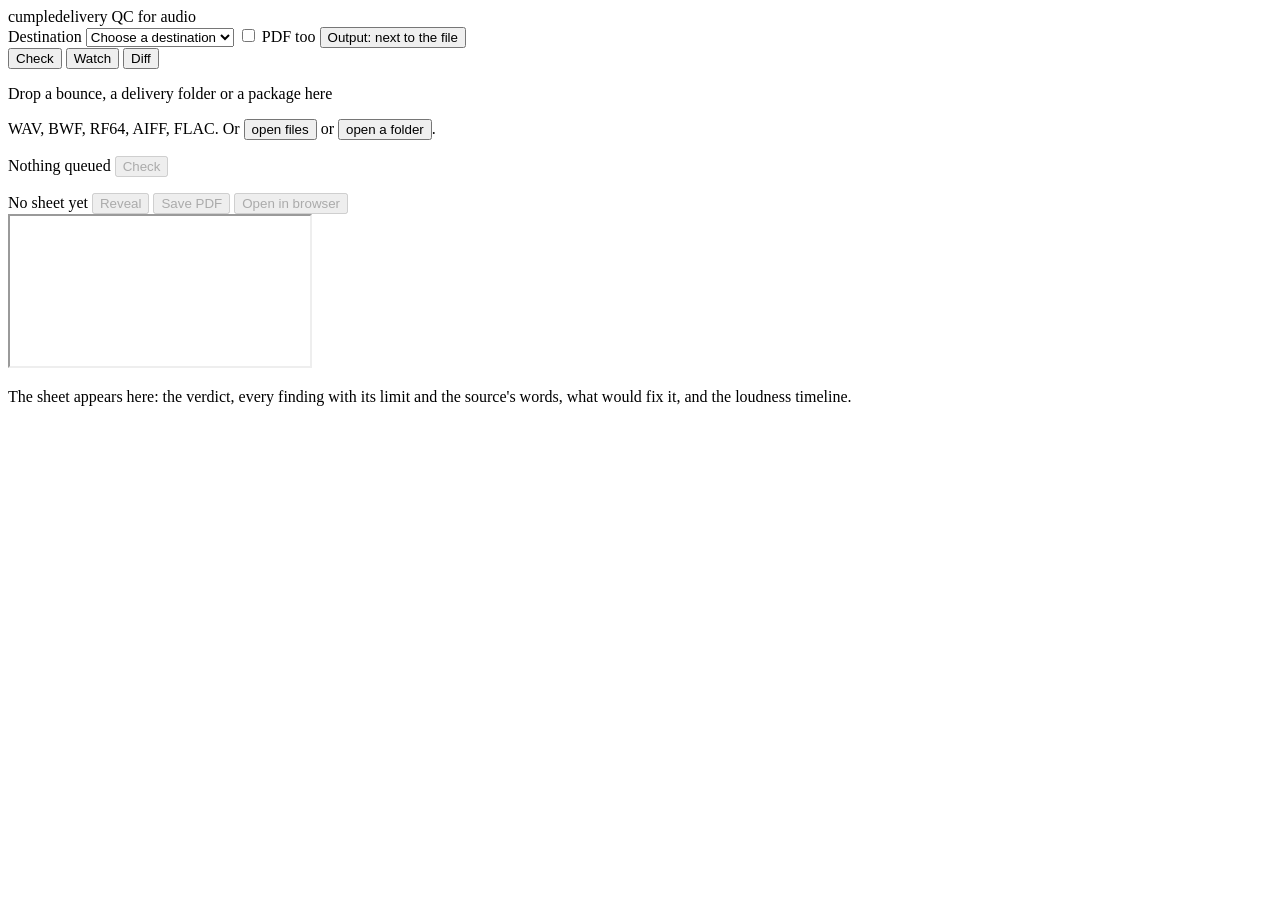
<file: src/cumple/app/ui/index.html>
<!doctype html>
<html lang="en">
<head>
<meta charset="utf-8">
<meta name="viewport" content="width=device-width, initial-scale=1">
<title>cumple</title>
<style>
/* Hallmark · genre: modern-minimal · macrostructure: workbench chrome · theme: custom (cumple) · design-system: design.md
 * nav: none · footer: none · enrichment: none · contrast: pass (40-41) · honest: pass (46) · chrome: pass (47) · tokens: pass (48)
 * pre-emit critique: P4 H4 E4 S4 R5 V3 · 2026-09-07 */
/*__TOKENS__*/
/*__FONTS__*/
/*__APP_CSS__*/
</style>
</head>
<body>
<header class="bar">
  <div class="brand"><span class="wordmark">cumple</span><span class="tag">delivery QC for audio</span></div>
  <label class="dest">
    <span class="lbl">Destination</span>
    <select id="spec"><option value="">Choose a destination</option></select>
  </label>
  <label class="opt"><input type="checkbox" id="pdf"> PDF too</label>
  <button type="button" class="link" id="outdir">Output: next to the file</button>
</header>

<nav class="tabs" role="tablist" aria-label="What to do">
  <button type="button" role="tab" class="tab is-active" data-tab="check" aria-selected="true">Check</button>
  <button type="button" role="tab" class="tab" data-tab="watch" aria-selected="false">Watch</button>
  <button type="button" role="tab" class="tab" data-tab="diff" aria-selected="false">Diff</button>
</nav>

<main class="work">
  <section class="pane left">
    <div class="panel" data-panel="check">
      <div class="zone" id="zone" tabindex="0">
        <p class="zone-title">Drop a bounce, a delivery folder or a package here</p>
        <p class="zone-sub">WAV, BWF, RF64, AIFF, FLAC. Or <button type="button" class="link" id="pick-files">open files</button> or <button type="button" class="link" id="pick-folder">open a folder</button>.</p>
      </div>
      <div class="queue-head">
        <span id="queue-count" class="muted">Nothing queued</span>
        <span class="grow"></span>
        <button type="button" class="link" id="cancel" hidden>Cancel</button>
        <button type="button" class="link" id="clear" hidden>Clear</button>
        <button type="button" class="btn" id="run" disabled>Check</button>
      </div>
      <ol id="queue" class="rows"></ol>
    </div>

    <div class="panel" data-panel="watch" hidden>
      <div class="field">
        <span class="lbl">Folder to watch</span>
        <div class="row"><input id="watch-folder" type="text" placeholder="Drop a folder here or paste its path"><button type="button" class="link" id="watch-pick">Choose</button></div>
      </div>
      <div class="row gap">
        <label class="row"><span class="lbl">Settle time</span><input id="watch-stable" type="number" min="0" step="1" value="5"><span class="muted">s</span></label>
        <label class="opt"><input type="checkbox" id="watch-redo"> Re-measure files that already have a sheet</label>
      </div>
      <div class="row gap">
        <button type="button" class="btn" id="watch-start">Start watching</button>
        <button type="button" class="link" id="watch-stop" hidden>Stop</button>
        <span id="watch-state" class="muted"></span>
      </div>
      <p class="muted small">Every file that lands gets a sheet next to it and a line in the folder's CSV log once its size and modification time have held still for the settle time. Sources are never touched.</p>
      <table class="log" id="watch-table">
        <thead><tr><th>Time</th><th>File</th><th>Verdict</th><th>Integrated</th><th>True peak</th><th>Failed</th></tr></thead>
        <tbody></tbody>
      </table>
      <p class="muted small mono" id="watch-csv"></p>
    </div>

    <div class="panel" data-panel="diff" hidden>
      <div class="mode">
        <label class="opt"><input type="radio" name="dmode" value="pair" checked> Two versions</label>
        <label class="opt"><input type="radio" name="dmode" value="stems"> Stems against a printmaster</label>
      </div>
      <div id="diff-pair">
        <div class="field"><span class="lbl">A, the reference</span><div class="row"><input id="diff-a" type="text" placeholder="Drop the first file here"><button type="button" class="link" data-pick="diff-a">Choose</button></div></div>
        <div class="field"><span class="lbl">B, the new version</span><div class="row"><input id="diff-b" type="text" placeholder="Drop the second file here"><button type="button" class="link" data-pick="diff-b">Choose</button></div></div>
      </div>
      <div id="diff-stems" hidden>
        <div class="field">
          <span class="lbl">Stems</span>
          <ul id="stems" class="rows"></ul>
          <div class="row"><button type="button" class="link" id="stems-pick">Add stems</button><button type="button" class="link" id="stems-clear">Clear</button></div>
        </div>
        <div class="field"><span class="lbl">Printmaster</span><div class="row"><input id="diff-pm" type="text" placeholder="Drop the printmaster here"><button type="button" class="link" data-pick="diff-pm">Choose</button></div></div>
      </div>
      <div class="row gap"><button type="button" class="btn" id="diff-run">Compare</button><span id="diff-state"></span></div>
      <p class="muted small">Diff loads whole files into memory and stops at <span id="diff-cap">40</span> minutes. Offset, gain and polarity are corrected before the residual is measured; stems are summed at level.</p>
      <pre id="diff-summary" class="prose" hidden></pre>
    </div>

    <p id="msg" class="msg" hidden></p>
  </section>

  <section class="pane right">
    <div class="sheet-bar">
      <span id="sheet-name" class="mono muted">No sheet yet</span>
      <span class="grow"></span>
      <button type="button" class="link" id="reveal" disabled>Reveal</button>
      <button type="button" class="link" id="save-pdf" disabled>Save PDF</button>
      <button type="button" class="link" id="open-browser" disabled>Open in browser</button>
    </div>
    <iframe id="sheet" title="QC sheet"></iframe>
    <div id="sheet-empty" class="empty"><p>The sheet appears here: the verdict, every finding with its limit and the source's words, what would fix it, and the loudness timeline.</p></div>
  </section>
</main>

<div id="nobridge" class="banner" hidden>This page is the app's window. Open it with <span class="mono">cumple app</span>, or download the app.</div>

<script>
/*__APP_JS__*/
</script>
</body>
</html>
</file>
<file: site/tokens.css>
/* Hallmark · genre: modern-minimal · theme: custom (cumple) · design-system: design.md · designed-as-app
 * paper: oklch(98% 0.005 225) · accent: oklch(47% 0.10 225) · display: Barlow Condensed · body: IBM Plex Sans · mono: IBM Plex Mono
 * axes: light / display-condensed-bold / cool · studied: no · context: inferred (tone utilitarian) · 2026-09-06
 * The one source of colour, type, spacing and rule tokens for every cumple surface: the QC sheet, the diff sheet
 * and the infographic read this block. Every colour in those documents is a var() from here; none is inline. */
:root {
  color-scheme: light;

  /* Paper and ink, all tinted toward the teal anchor (hue 225), none pure. */
  --color-paper: oklch(98% 0.005 225);
  --color-paper-2: oklch(95.5% 0.007 225);
  --color-rule: oklch(86% 0.010 225);
  --color-rule-2: oklch(90% 0.008 225);
  --color-muted: oklch(46% 0.015 230);
  --color-ink-2: oklch(34% 0.012 230);
  --color-ink: oklch(20% 0.012 230);

  /* The accent is a highlighter: rules of emphasis, the target band, links, focus. */
  --color-accent: oklch(47% 0.10 225);
  --color-accent-ink: oklch(98% 0.005 225);
  --color-accent-soft: oklch(93% 0.03 225);
  --color-focus: oklch(50% 0.16 225);

  /* Verdict colours. Fills carry paper-coloured text only at display size (the stamp);
     small pills use the tint with the matching dark ink, so no 11 px text sits white on colour. */
  --color-pass: oklch(46% 0.11 150);
  --color-pass-tint: oklch(93% 0.05 150);
  --color-pass-ink: oklch(36% 0.11 150);
  --color-fail: oklch(50% 0.16 28);
  --color-fail-tint: oklch(93% 0.05 28);
  --color-fail-ink: oklch(38% 0.15 28);
  --color-warn: oklch(56% 0.13 70);
  --color-warn-tint: oklch(93% 0.06 80);
  --color-warn-ink: oklch(38% 0.11 70);
  --color-info-tint: oklch(93% 0.010 225);
  --color-info-ink: oklch(34% 0.012 230);

  /* Type: three families, the ceiling. Display for verdicts, big numbers and headings;
     body for everything read; mono for file names, rule codes, code and numeric columns. */
  --font-display: "Barlow Condensed", "Arial Narrow", "Helvetica Neue", Arial, sans-serif;
  --font-body: "IBM Plex Sans", "Helvetica Neue", Helvetica, Arial, sans-serif;
  --font-mono: "IBM Plex Mono", "SFMono-Regular", Menlo, Consolas, monospace;

  /* Scale 1.25 from the root size (13 px on the sheets, 16 px on the infographic). */
  --text-xs: 0.8rem;
  --text-sm: 0.9rem;
  --text-base: 1rem;
  --text-md: 1.25rem;
  --text-lg: 1.5625rem;
  --text-xl: 1.9531rem;
  --text-2xl: 2.4414rem;
  --text-3xl: 3.0518rem;
  --text-display: clamp(2.75rem, 5vw + 1rem, 5.25rem);
  --lh-tight: 1.05;
  --lh-body: 1.5;
  --track-label: 0.08em;

  /* Spacing: a 4 pt scale named by role, in px so print and screen agree. */
  --space-3xs: 2px;
  --space-2xs: 4px;
  --space-xs: 8px;
  --space-sm: 12px;
  --space-md: 16px;
  --space-lg: 24px;
  --space-xl: 40px;
  --space-2xl: 64px;
  --space-3xl: 96px;

  /* Rules and corners: a form has square corners; only code blocks round. */
  --rule-hair: 1px;
  --rule-thick: 2px;
  --radius-none: 0;
  --radius-code: 4px;

  /* Motion, for the infographic only (the sheets do not move). */
  --ease-out: cubic-bezier(0.16, 1, 0.3, 1);
  --ease-in: cubic-bezier(0.7, 0, 0.84, 0);
  --dur-micro: 120ms;
  --dur-short: 220ms;

  /* Z-scale. */
  --z-base: 1;
  --z-raised: 10;
  --z-sticky: 200;
}

/* The dark set, same hue, only lightness and chroma move. Used by the infographic; the sheets stay light. */
.theme-dark,
[data-theme="dark"] {
  color-scheme: dark;
  --color-paper: oklch(15% 0.012 230);
  --color-paper-2: oklch(19% 0.014 230);
  --color-rule: oklch(30% 0.012 230);
  --color-rule-2: oklch(25% 0.012 230);
  --color-muted: oklch(66% 0.012 225);
  --color-ink-2: oklch(80% 0.010 225);
  --color-ink: oklch(94% 0.008 225);
  --color-accent: oklch(74% 0.10 220);
  --color-accent-ink: oklch(15% 0.012 230);
  --color-accent-soft: oklch(27% 0.05 225);
  --color-focus: oklch(78% 0.16 220);
  --color-pass: oklch(70% 0.13 150);
  --color-pass-tint: oklch(26% 0.05 150);
  --color-pass-ink: oklch(84% 0.12 150);
  --color-fail: oklch(66% 0.16 28);
  --color-fail-tint: oklch(27% 0.06 28);
  --color-fail-ink: oklch(84% 0.12 28);
  --color-warn: oklch(76% 0.14 80);
  --color-warn-tint: oklch(27% 0.06 80);
  --color-warn-ink: oklch(86% 0.13 85);
  --color-info-tint: oklch(24% 0.012 230);
  --color-info-ink: oklch(80% 0.010 225);
}
</file>
